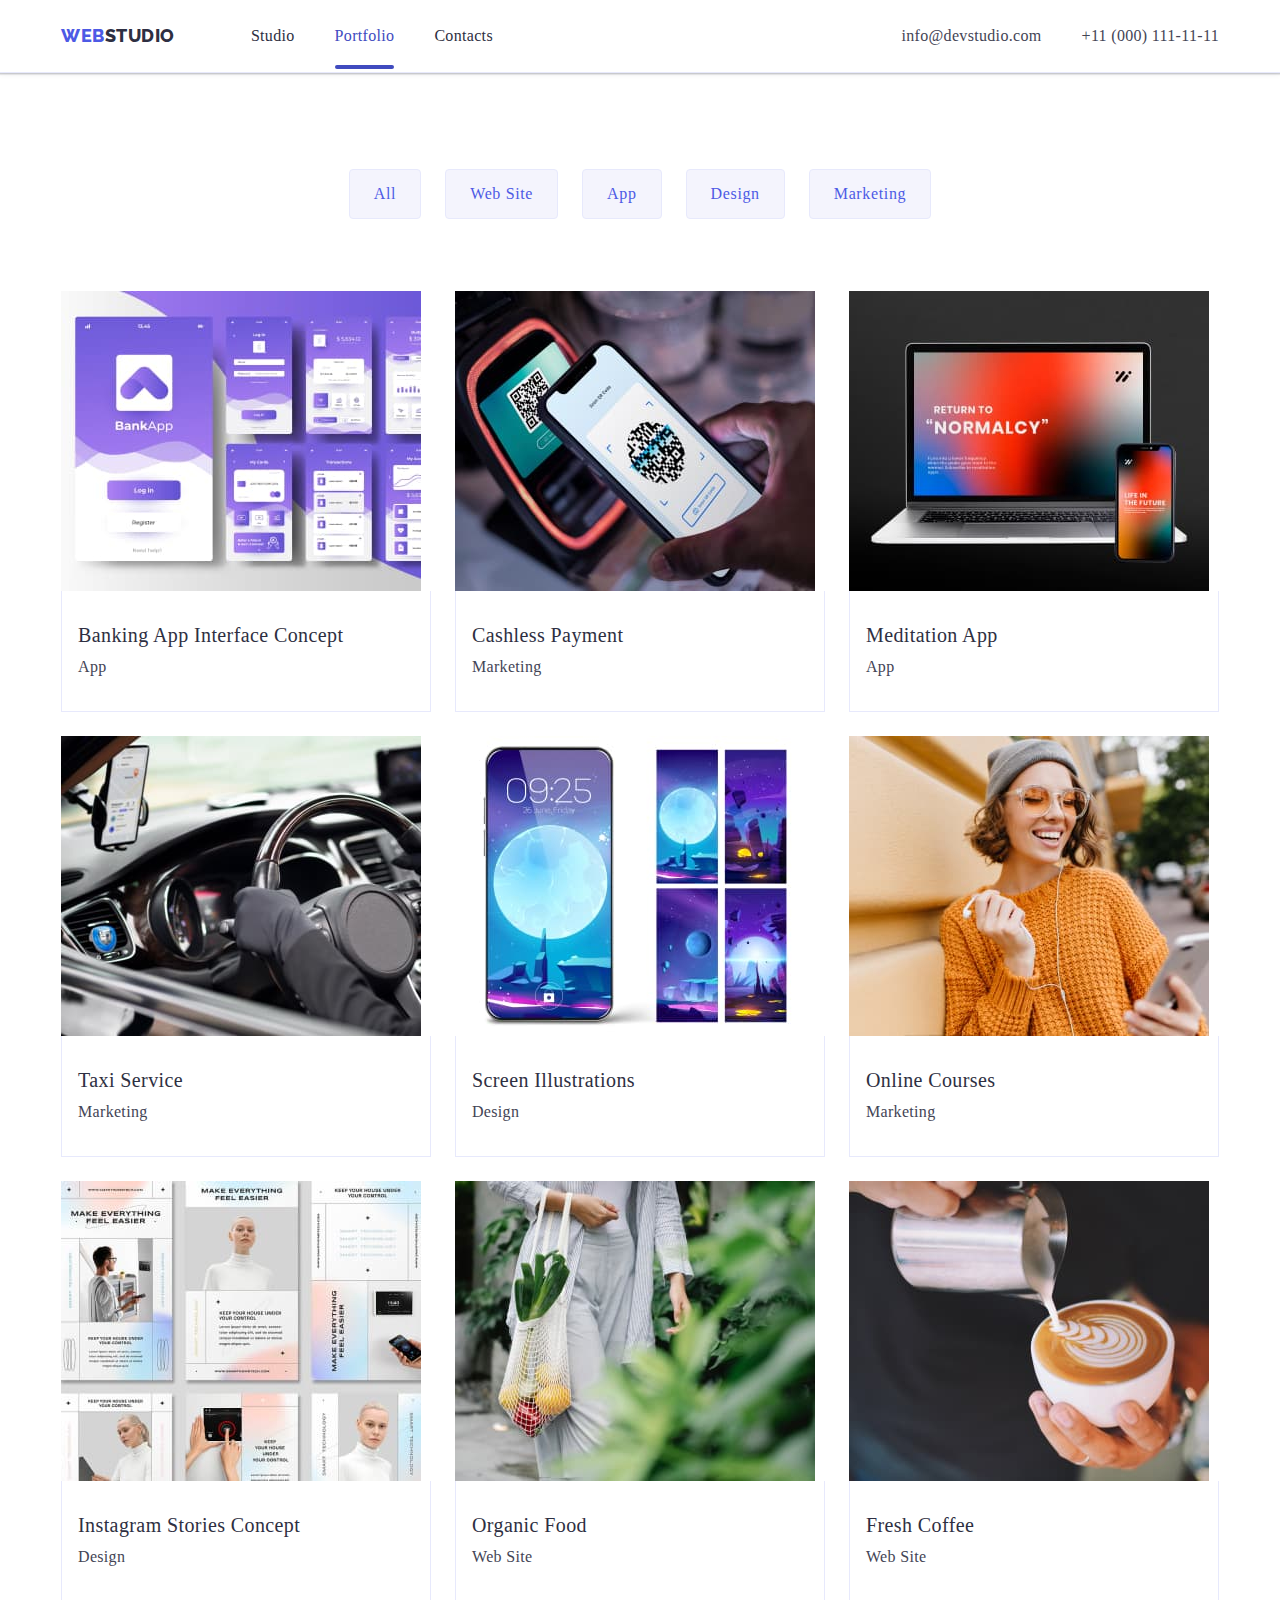
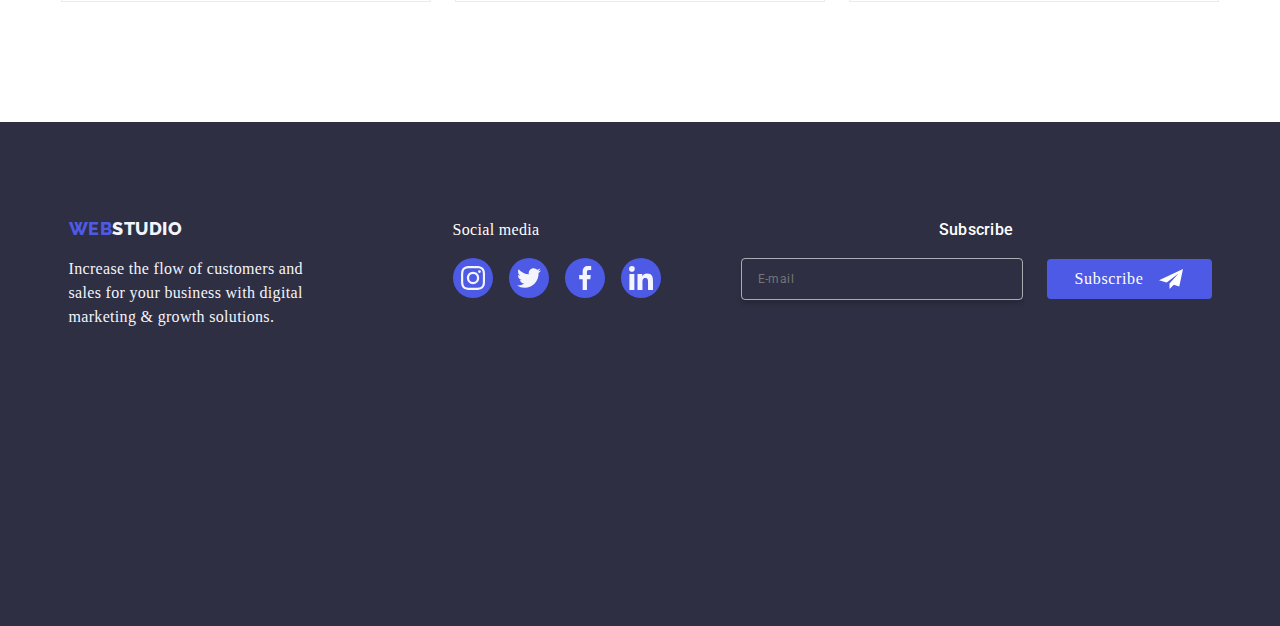
<file: portfolio.html>
<!DOCTYPE html>
<html lang="en">
  <head>
    <meta charset="UTF-8" />
    <meta name="viewport" content="width=device-width, initial-scale=1.0" />

    <link rel="preconnect" href="https://fonts.googleapis.com" />
    <link rel="preconnect" href="https://fonts.gstatic.com" crossorigin />
    <link
      href="https://fonts.googleapis.com/css2?family=Raleway:wght@800&family=Roboto:wght@400;500;700;900&display=swap"
      rel="stylesheet"
    />
    <link
      rel="stylesheet"
      href="https://cdnjs.cloudflare.com/ajax/libs/modern-normalize/2.0.0/modern-normalize.min.css"
      integrity="sha512-4xo8blKMVCiXpTaLzQSLSw3KFOVPWhm/TRtuPVc4WG6kUgjH6J03IBuG7JZPkcWMxJ5huwaBpOpnwYElP/m6wg=="
      crossorigin="anonymous"
      referrerpolicy="no-referrer"
    />
    <link rel="stylesheet" href="./css/styles.css" type="text/css" />
    <title>WebStudio Portfolio</title>
  </head>

  <body>
    <!--Header section-->

    <header class="header">
      <div class="container header-wrap">
        <nav class="navigation">
          <a class="logo link" href="./index.html"
            >Web<span class="accent">Studio</span></a
          >
          <ul class="list list-menu">
            <li>
              <a class="menu link" href="./index.html">Studio</a>
            </li>
            <li>
              <a class="menu link highlight" href="./portfolio.html"
                >Portfolio</a
              >
            </li>
            <li><a class="menu link" href="">Contacts</a></li>
          </ul>
        </nav>
        <address class="address">
          <ul class="list-header">
            <li>
              <a class="address-list link" href="mailto:info@devstudio.com"
                >info@devstudio.com</a
              >
            </li>
            <li>
              <a class="address-list link" href="tel:+110001111111"
                >+11 (000) 111-11-11</a
              >
            </li>
          </ul>
        </address>
      </div>
    </header>

    <!--Main section-->

    <main>
      <section class="main-section">
        <div class="container">
          <h1 class="hidden">Portfolio</h1>
          <ul class="list-main">
            <li><button class="button-portfolio" type="button">All</button></li>
            <li>
              <button class="button-portfolio" type="button">Web Site</button>
            </li>
            <li><button class="button-portfolio" type="button">App</button></li>
            <li>
              <button class="button-portfolio" type="button">Design</button>
            </li>
            <li>
              <button class="button-portfolio" type="button">Marketing</button>
            </li>
          </ul>
          <ul class="list cards-list">
            <li class="cards-feature">
              <a class="link link-cards" href="">
                <div class="overlay">
                  <img
                    src="./images/1Banking.jpg"
                    alt="Bank App presented on 7 screenshots"
                    width="360"
                    height="300"
                  />
                  <p class="overlay-paragraph">
                    14 Stylish and User-Friendly App Design Concepts · Task
                    Manager App · Calorie Tracker App · Exotic Fruit Ecommerce
                    App · Cloud Storage App
                  </p>
                </div>
                <div class="overlay"></div>
                <div class="card-container">
                  <h2 class="feature">Banking App Interface Concept</h2>
                  <p class="feature-description">App</p>
                </div>
              </a>
            </li>
            <li class="cards-feature">
              <a class="link link-cards" href="">
                <div class="overlay">
                  <img
                    src="./images/2Cashless.jpg"
                    alt="Phone close to the reader"
                    width="360"
                    height="300"
                  />
                  <p class="overlay-paragraph">
                    14 Stylish and User-Friendly App Design Concepts · Task
                    Manager App · Calorie Tracker App · Exotic Fruit Ecommerce
                    App · Cloud Storage App
                  </p>
                </div>
                <div class="overlay"></div>
                <div class="card-container">
                  <h2 class="feature">Cashless Payment</h2>
                  <p class="feature-description">Marketing</p>
                </div>
              </a>
            </li>
            <li class="cards-feature">
              <a class="link link-cards" href="">
                <div class="overlay">
                  <img
                    src="./images/3Meditation.jpg"
                    alt="Laptop and phone promoting meditation on their screens"
                    width="360"
                    height="300"
                  />
                  <p class="overlay-paragraph">
                    14 Stylish and User-Friendly App Design Concepts · Task
                    Manager App · Calorie Tracker App · Exotic Fruit Ecommerce
                    App · Cloud Storage App
                  </p>
                </div>
                <div class="overlay"></div>
                <div class="card-container">
                  <h2 class="feature">Meditation App</h2>
                  <p class="feature-description">App</p>
                </div>
              </a>
            </li>
            <li class="cards-feature">
              <a class="link link-cards" href="">
                <div class="overlay">
                  <img
                    src="./images/4Taxi.jpg"
                    alt="Inside of the car - drivers side with a phone"
                    width="360"
                    height="300"
                  />
                  <p class="overlay-paragraph">
                    14 Stylish and User-Friendly App Design Concepts · Task
                    Manager App · Calorie Tracker App · Exotic Fruit Ecommerce
                    App · Cloud Storage App
                  </p>
                </div>
                <div class="overlay"></div>
                <div class="card-container">
                  <h2 class="feature">Taxi Service</h2>
                  <p class="feature-description">Marketing</p>
                </div>
              </a>
            </li>
            <li class="cards-feature">
              <a class="link link-cards" href="">
                <div class="overlay">
                  <img
                    src="./images/5Screen.jpg"
                    alt="5 screenshots of the mobile's front page"
                    width="360"
                    height="300"
                  />
                  <p class="overlay-paragraph">
                    14 Stylish and User-Friendly App Design Concepts · Task
                    Manager App · Calorie Tracker App · Exotic Fruit Ecommerce
                    App · Cloud Storage App
                  </p>
                </div>
                <div class="overlay"></div>
                <div class="card-container">
                  <h2 class="feature">Screen Illustrations</h2>
                  <p class="feature-description">Design</p>
                </div>
              </a>
            </li>
            <li class="cards-feature">
              <a class="link link-cards" href="">
                <div class="overlay">
                  <img
                    src="./images/6OnlineC.jpg"
                    alt="Smiling woman in orange sweater looking at the phone"
                    width="360"
                    height="300"
                  />
                  <p class="overlay-paragraph">
                    14 Stylish and User-Friendly App Design Concepts · Task
                    Manager App · Calorie Tracker App · Exotic Fruit Ecommerce
                    App · Cloud Storage App
                  </p>
                </div>
                <div class="overlay"></div>
                <div class="card-container">
                  <h2 class="feature">Online Courses</h2>
                  <p class="feature-description">Marketing</p>
                </div>
              </a>
            </li>
            <li class="cards-feature">
              <a class="link link-cards" href="">
                <div class="overlay">
                  <img
                    src="./images/7Insta.jpg"
                    alt="6 screenshots promoting phone app"
                    width="360"
                    height="300"
                  />
                  <p class="overlay-paragraph">
                    14 Stylish and User-Friendly App Design Concepts · Task
                    Manager App · Calorie Tracker App · Exotic Fruit Ecommerce
                    App · Cloud Storage App
                  </p>
                </div>
                <div class="overlay"></div>
                <div class="card-container">
                  <h2 class="feature">Instagram Stories Concept</h2>
                  <p class="feature-description">Design</p>
                </div>
              </a>
            </li>
            <li class="cards-feature">
              <a class="link link-cards" href="">
                <div class="overlay">
                  <img
                    src="./images/8Food.jpg"
                    alt="Person walking with a vegetables in a shopping bag"
                    width="360"
                    height="300"
                  />
                  <p class="overlay-paragraph">
                    14 Stylish and User-Friendly App Design Concepts · Task
                    Manager App · Calorie Tracker App · Exotic Fruit Ecommerce
                    App · Cloud Storage App
                  </p>
                </div>
                <div class="overlay"></div>
                <div class="card-container">
                  <h2 class="feature">Organic Food</h2>
                  <p class="feature-description">Web Site</p>
                </div>
              </a>
            </li>
            <li class="cards-feature">
              <a class="link link-cards" href="">
                <div class="overlay">
                  <img
                    src="./images/9Coffee.jpg"
                    alt="Coffe being decotrated by someone pouring frothed milk"
                    width="360"
                    height="300"
                  />
                  <p class="overlay-paragraph">
                    14 Stylish and User-Friendly App Design Concepts · Task
                    Manager App · Calorie Tracker App · Exotic Fruit Ecommerce
                    App · Cloud Storage App
                  </p>
                </div>
                <div class="overlay"></div>
                <div class="card-container">
                  <h2 class="feature">Fresh Coffee</h2>
                  <p class="feature-description">Web Site</p>
                </div>
              </a>
            </li>
          </ul>
        </div>
      </section>
    </main>

    <!--Footer-->
    <footer class="footer-section">
      <div class="container footer-container">
        <div class="footer-box">
          <a class="footer-logo link" href="./index.html"
            >Web<span class="footer-studio">Studio</span>
          </a>
          <p class="footer-body">
            Increase the flow of customers and sales for your business with
            digital marketing & growth solutions.
          </p>
        </div>
        <div>
          <p class="social-media-title">Social media</p>
          <ul class="list social-media-icon-list">
            <li class="link social-media-container">
              <a class="social-media-link" href="">
                <svg class="social-media-icon" width="24" height="24">
                  <use href="./images/icons.svg#icon-instagram"></use>
                </svg>
              </a>
            </li>
            <li class="link social-media-container">
              <a class="social-media-link" href="">
                <svg class="social-media-icon" width="24" height="24">
                  <use href="./images/icons.svg#icon-twitter"></use>
                </svg>
              </a>
            </li>
            <li class="link social-media-container">
              <a class="social-media-link" href="">
                <svg class="social-media-icon" width="24" height="24">
                  <use href="./images/icons.svg#icon-facebook"></use>
                </svg>
              </a>
            </li>
            <li class="link social-media-container">
              <a class="social-media-link" href="">
                <svg class="social-media-icon" width="24" height="24">
                  <use href="./images/icons.svg#icon-linkedin"></use>
                </svg>
              </a>
            </li>
          </ul>
        </div>
        <div class="subscribe-container">
          <p class="subscribe-title">Subscribe</p>
          <form class="footer-form">
            <label class="footer-form-label" for="email"
              ><input
                type="email"
                class="footer-input-email"
                id="email"
                name="email"
                placeholder="E-mail"
                required
            /></label>
            <button class="button-subscribe" type="submit">
              Subscribe<svg width="24" height="24" class="subscription-icon">
                <use href="./images/icons.svg#icon-Frame-3"></use>
              </svg>
            </button>
          </form>
        </div>
      </div>
    </footer>
  </body>
</html>
</file>
<file: css/styles.css>
:root {
  --Accent: #e7e9fc;
  --Dark: #2e2f42;
  --Hero-background: #2e2f42;
  --Light: #f4f4fd;
  --Modal-background: #fcfcfc;
  --Modal-overlay: #2e2f42 100%, #2e2f42 40%;
  --Primary-Brand: #4d5ae5;
  --Pressed-state: #404bbf;
  --Success: #31d0aa;
  --Subtle-Text: #8e8f99;
  --Text: #434455;
  --White-background: #ffffff;
  --main-font-size: 16px;
  --main-line-height: 1.5;
}

* {
  margin: 0;
  padding: 0;
}

/*============================ MOBILE=============================== */
@media screen and (max-width: 767px) {
  body {
    font-family: "Roboto", sans-serif;
    color: #434455;
    background-color: #ffffff;
  }
  h1,
  h2,
  h3,
  h4,
  h5,
  h6,
  p {
    margin: 0;
  }
  img {
    display: block;
    max-width: 100%;
    height: auto;
  }

  /* Mobile-Menu */

  .mobile-menu-studio {
    padding: 0;
    margin: 0;
    list-style: none;
    padding-top: 24px;
    padding-left: 8px;
    margin-bottom: 150px;
  }
  .mobile-menu-studio .menu {
    display: block;
    text-decoration: none;
    /* Header 2 */
    font-family: Roboto;
    font-size: 36px;
    font-style: normal;
    font-weight: 700;
    line-height: 40px; /* 111.111% */
    letter-spacing: 0.72px;
    text-transform: capitalize;
  }
  .mobile-menu-container {
    display: flex;
    flex-direction: column;
    width: 428px;
  }
  .menu-address-li:first-child {
    font-size: 36px;
    font-weight: 700;
    min-width: 353px;
    font-style: normal;
    padding-bottom: 40px;
  }
  .menu-social-list {
    gap: 56px;
    justify-content: flex-start;
    display: flex;
    list-style: none;
  }
  .menu-address-list {
    flex-wrap: wrap;
    justify-content: start;
    max-width: 353px;
    margin-bottom: 48px;
    list-style: none;
  }
  .address-email {
    color: var(--Text);
    font-family: Roboto;
    font-size: 20px;
    font-style: normal;
    font-weight: 500;
    line-height: 24px; /* 120% */
    letter-spacing: 0.4px;
  }
  .blue {
    color: var(--Pressed-state);
  }
  .address-list {
    display: none;
  }
  /* Mobile- Header*/

  .container {
    padding: 0 15px;
    margin: 0 auto;
  }
  .header {
    border-bottom: 1px solid #e7e9fc;
    box-shadow: 0px 2px 1px rgba(46, 47, 66, 0.08),
      0px 1px 1px rgba(46, 47, 66, 0.16), 0px 1px 6px rgba(46, 47, 66, 0.08);
  }
  .navigation {
    display: flex;
    align-items: center;
  }
  .link {
    text-decoration: none;
  }
  .header-wrap {
    display: flex;
    align-items: center;
    height: 70px;
    position: relative;
  }
  .menu {
    display: none;
  }
  .menu-toggle {
    min-height: 40px;
    min-width: 40px;
    display: flex;
    align-items: center;
    justify-content: center;
    margin: 0;
    padding: 0;
    background-color: white;
    cursor: pointer;
    border: none;
    border-radius: 50%;
    outline: none;
    position: absolute;
    right: 16px;
  }
  .header-wrap .menu-toggle {
    background: none;
    border: none;
    cursor: pointer;
    stroke: var(--Dark);
  }
  .list-secondary {
    display: none;
  }
  /* Mobile- First Section*/
  .section-third {
    display: none;
  }
  .customers-columns {
    gap: 16px;
  }
  .header-second {
    justify-content: center;
    text-align: left;
  }
  .mobile-menu-container .active-page::after {
    display: none;
  }
  .active-page::after {
    background-color: var(--Pressed-state);
    border-radius: 2px;
    bottom: -1px;
    content: "";
    height: 4px;
    left: 0;
    position: absolute;
    width: 100%;
  }
  .active-page {
    color: var(--Pressed-state);
    position: relative;
  }
  .address-phone {
    color: var(--Pressed-state);
  }
  .modal-container {
    max-width: 392px;
  }
  .list-fifth {
    margin: 0 auto;
  }
  @media screen and (min-device-pixel-ratio: 2),
    (-webkit-min-device-pixel-ratio: 2),
    screen and (min-resolution: 192dpi),
    screen and (min-resolution: 2dppx) {
    .background-image {
      background-image: linear-gradient(
          rgba(46, 47, 66, 0.7),
          rgba(46, 47, 66, 0.7)
        ),
        url("../images/people-office-backgroundx2.jpg");
    }
  }
}
/* Original*/
.logo {
  font-family: "Raleway", sans-serif;
  font-size: 18px;
  line-height: 1.17;
  font-weight: 800;
  letter-spacing: 0.03em;
  text-transform: uppercase;
  margin-right: 76px;
  color: var(--Primary-Brand);
}
.list-header {
  list-style: none;
  display: flex;
  gap: 40px;
  padding: 24px 0;
  margin-left: 76px;
  justify-content: center;
  gap: 40px;
}
.address {
  align-items: center;
  display: none;
  font-style: normal;
  gap: 40px;
  margin-left: auto;
}

.address-list {
  line-height: 1.5;
  letter-spacing: 0.02em;
  text-decoration: none;
  color: var(--Text);
  transition: color 250ms cubic-bezier(0.4, 0, 0.2, 1);
}
.accent {
  color: var(--Hero-background);
}
.list {
  list-style: none;
  display: flex;
  gap: 24px;
  color: var(--Dark);
}

/*Index
First main section*/
.main {
  background-color: #2e2f42;
  padding: 188px 0;
  margin: 0 auto;
}
.list-fifth {
  height: 88px;
  min-width: 190px;
  list-style: none;
  margin-bottom: 72px;
  align-content: center;
  justify-content: center;
}

.background-image {
  background-image: linear-gradient(#2e2f42b3, #2e2f42b3),
    url(../images/people-office-backgroundx2.jpg);
  background-size: cover;
  background-repeat: no-repeat;
  background-position: center;
  margin: 0 auto;
  padding: 112px 0;
}

.header-first {
  font-size: 36px;
  line-height: 1.07;
  font-weight: 700;
  letter-spacing: 0.02em;
  text-align: center;
  color: var(--White-background);
  display: flex;
  display: block;
  max-width: 320px;
  margin: 0 auto;
  margin-bottom: 48px;
}

/*Index
First main section - button*/
.button-order {
  cursor: pointer;
  font-family: inherit;
  font-size: 16px;
  line-height: 1.5;
  font-weight: 500;
  letter-spacing: 0.04em;
  color: var(--White-background);
  background-color: var(--Primary-Brand);
  padding: 16px;
  border-radius: 4px;
  display: block;
  margin: auto;
  box-shadow: 0px 4px 4px 0px rgba(0, 0, 0, 0.15);
  border: none;
  min-width: 169px;
  transition: background-color 250ms cubic-bezier(0.4, 0, 0.2, 1);
}
.button-order:hover,
.button-order:focus {
  background-color: var(--Pressed-state);
  color: var(--White-background);
}
.team-card {
  margin-bottom: 72px;
  width: 264px;
}

/*Index
Second main section*/
.section-secondary {
  padding-top: 96px;
  padding-bottom: 24px;
}
.list-feature {
  gap: 24px;
  list-style: none;
  margin-bottom: 72px;
  display: flex;
  flex-direction: column;
  align-items: center;
}
.list-secondary {
  display: flex;
  flex-direction: column;
  align-items: center;
  margin-bottom: 72px;
}
.header-second {
  font-size: 36px;
  line-height: 1.2;
  font-weight: 700;
  letter-spacing: 0.02em;
  color: var(--Dark);
  margin-bottom: 8px;
}

.body-secondary {
  font-size: 16px;
  font-weight: 500;
  line-height: 1.5;
  letter-spacing: 0.02em;
  color: var(--Text);
  margin: 0px;
  padding-bottom: 0ch;
  text-align: left;
}
.list-secondary-container {
  display: flex;
  align-items: center;
  justify-content: center;
  background: var(--Light);
  border-radius: 4px;
  width: 264px;
  margin-bottom: 72px;
}
.list-secondary-container {
  display: none;
}
.icons-secondary {
  margin: 24px 100px;
}

/*Index
Third main section*/
.section-third {
  padding-bottom: 120px;
}
.header-third {
  text-align: center;
  text-transform: capitalize;
  font-size: 36px;
  line-height: 1.11;
  letter-spacing: 0.02em;
  color: #2e2f42;
  margin-bottom: 72px;
}
.list-third {
  width: calc((100% - 48px) / 3);
}
.social-media-box {
  margin: 0 auto;
}
/*Index
Fourth main section*/
.fourth-section {
  background-color: var(--Light);
  padding: 96px 0 24px;
  margin: auto 0;
  text-align: center;
}
.body {
  font-size: 16px;
  line-height: 1.5;
  letter-spacing: 0.02em;
  color: var(--Text);
  margin: 0px;
  padding-bottom: 8px;
  text-align: center;
}
.footer-box {
  gap: 72px 24px;
}
.team-card {
  border-radius: 0px 0px 4px 4px;
  background-color: var(--White-background);
  box-shadow: 0px 2px 1px 0px rgba(46, 47, 66, 0.08),
    0px 1px 1px 0px rgba(46, 47, 66, 0.16),
    0px 1px 6px 0px rgba(46, 47, 66, 0.08);
}
.team-container {
  padding: 32px 0px;
}
.social-media-container {
  width: 40px;
  height: 40px;
}
.header-our-team {
  font-size: 36px;
  line-height: 1.2;
  font-weight: 700;
  letter-spacing: 0.02em;
  color: var(--Dark);
  margin-bottom: 72px;
}
.header-names {
  font-size: 20px;
  font-weight: 500;
  line-height: 1.2;
  text-align: center;
  letter-spacing: 0.025em;
  color: var(--Dark);
  margin-bottom: 8px;
}
.icon-list {
  display: flex;
  gap: 24px;
  justify-content: center;
}

/*Index
Fifth main section*/
.section-fifth {
  padding: 50px 0;
}
.list-fifth {
  width: calc((100% - 120px) / 6);
  height: 88px;
}
.customers-icons {
  display: flex;
  justify-content: center;
  align-items: center;
  color: #8e8f99;
  border: 1px solid #8e8f99;
  border-radius: 4px;
  width: 100%;
  height: 100%;
  transition: border-color 250ms cubic-bezier(0.4, 0, 0.2, 1),
    color 250ms cubic-bezier(0.4, 0, 0.2, 1);
}

.customers-icons:hover,
.customers-icons:focus {
  border-color: #404bbf;
  color: #404bbf;
}
.icons-fifts {
  fill: currentColor;
}
/*Portfolio
Main section*/
.main-section {
  padding-top: 96px;
  padding-bottom: 120px;
  justify-content: center;
  flex-wrap: nowrap;
}
.list-main {
  list-style: none;
  display: flex;
  justify-content: center;
  gap: 24px;
  color: var(--Dark);
  margin-bottom: 72px;
}
.button-portfolio {
  font-family: inherit;
  font-size: 16px;
  font-weight: 500;
  line-height: 1.5;
  letter-spacing: 0.04em;
  border: 1px solid var(--Accent);
  background-color: var(--Light);
  color: var(--Primary-Brand);
  letter-spacing: 4%;
  border-radius: 4px;
  padding: 12px 24px;
  display: flex;
  align-items: flex-start;
  transition: color 250ms cubic-bezier(0.4, 0, 0.2, 1),
    background-color 250ms cubic-bezier(0.4, 0, 0.2, 1),
    border-color 250ms cubic-bezier(0.4, 0, 0.2, 1),
    box-shadow 250ms cubic-bezier(0.4, 0, 0.2, 1);
}
.button-portfolio:hover,
.button-portfolio:focus {
  cursor: pointer;
  color: var(--White-background);
  background-color: var(--Pressed-state);
  box-shadow: 0px 2px 2px 0px rgba(0, 0, 0, 0.12),
    0px 2px 1px 0px rgba(0, 0, 0, 0.08), 0px 3px 1px 0px rgba(0, 0, 0, 0.1);
  border: 1px solid transparent;
}
.link-cards {
  display: block;
  transition: box-shadow 250ms cubic-bezier(0.4, 0, 0.2, 1);
}
.overlay {
  position: relative;
  overflow: hidden;
}
.overlay-paragraph {
  position: absolute;
  top: 0;
  font-weight: 400;
  font-size: 16px;
  line-height: 1.5;
  letter-spacing: 0.02em;
  color: #f4f4fd;
  padding: 40px 32px;
  background-color: #4d5ae5;
  height: 100%;
  width: 100%;
  transform: translateY(100%);
  transition: transform 250ms cubic-bezier(0.4, 0, 0.2, 1);
}

.link-cards:hover .overlay-paragraph {
  box-shadow: 0px 1px 6px rgba(46, 47, 66, 0.08),
    0px 1px 1px rgba(46, 47, 66, 0.16), 0px 2px 1px rgba(46, 47, 66, 0.08);
  transform: translateY(0%);
}
.link-cards:focus .overlay-paragraph {
  box-shadow: 0px 1px 6px rgba(46, 47, 66, 0.08),
    0px 1px 1px rgba(46, 47, 66, 0.16), 0px 2px 1px rgba(46, 47, 66, 0.08);
  transform: translateY(0%);
}

.menu {
  font-size: 16px;
  line-height: 1.5;
  font-weight: 500;
  letter-spacing: 0.02em;
  color: #2e2f42;
  padding-top: 24px;
  padding-bottom: 24px;
  transition-property: color;
  transition-duration: 250ms;
  transition-timing-function: cubic-bezier(0.4, 0, 0.2, 1);
  transition: color 250ms cubic-bezier(0.4, 0, 0.2, 1);
  position: relative;
}
.highlight {
  position: relative;
  color: #404bbf;
}

.highlight::after {
  position: absolute;
  content: "";
  width: 100%;
  left: 0;
  bottom: -1px;
  height: 4px;
  border-radius: 2px;
  background: var(--Pressed-state);
}

.list-menu {
  gap: 40px;
}
.menu:hover,
.menu:focus,
.accent:hover,
.accent:focus,
.address-list:hover,
.address-list:focus {
  color: #404bbf;
}
.hidden {
  position: absolute;
  width: 1px;
  height: 1px;
  margin: -1px;
  border: 0;
  padding: 0;
  white-space: nowrap;
  clip-path: inset(100%);
  clip: rect(0 0 0 0);
  overflow: hidden;
}

/*Portfolio
Second main section*/

.feature {
  font-size: 20px;
  line-height: 1.2;
  font-weight: 500;
  letter-spacing: 0.02em;
  color: var(--Hero-background);
  margin-bottom: 8px;
}
.cards-list {
  list-style-type: none;
  display: flex;
  flex-wrap: wrap;
  row-gap: 48px;
  column-gap: 24px;
  padding: 0;
}
.cards-list img {
  display: block;
}
.card-container {
  border: 1px solid #e7e9fc;
  border-top: none;
  padding: 32px 16px;
}
.cards-feature {
  width: calc((100% - 48px) / 3);
}
.feature-description {
  font-size: 16px;
  line-height: 1.5;
  letter-spacing: 0.02em;
  color: var(--Text);
  background-color: #ffffff;
  border-top: none;
}

/*Footer*/
.footer-studio {
  color: var(--Light);
}
.footer-logo {
  font-family: "Raleway", sans-serif;
  font-size: 18px;
  line-height: 1.17;
  font-weight: 800;
  letter-spacing: 0.03em;
  text-transform: uppercase;
  color: var(--Primary-Brand);
  display: inline-block;
  margin-bottom: 16px;
  text-align: center;
  width: 100%;
}
.footer-container {
  display: flex;
  align-items: baseline;
  max-width: 767px;
  flex-wrap: wrap;
  justify-content: flex-start;
}
.footer-box {
  margin: 0 auto 72px auto;
}
.footer-section {
  background-color: var(--Dark);
  padding: 96px 0;
  height: 664px;
}
.footer-body {
  font-size: 16px;
  line-height: 1.5;
  letter-spacing: 0.02em;
  text-align: left;
  color: var(--Light);
  width: 264px;
  max-width: 767px;
}
.social-media-title {
  color: white;
  font-size: 16px;
  line-height: 1.5;
  font-weight: 500;
  letter-spacing: 0.02em;
  margin-bottom: 16px;
  text-align: center;
}
.footer-social-div {
  margin: 0 auto 72px auto;
}
.social-media-link-fourth {
  display: flex;
  align-items: center;
  justify-content: center;
  width: 100%;
  height: 100%;
  border: none;
  background-color: var(--Primary-Brand);
  border-radius: 50%;
  cursor: pointer;
  transition: background-color 250ms cubic-bezier(0.4, 0, 0.2, 1);
}
.social-media-link {
  display: flex;
  align-items: center;
  justify-content: center;
  width: 100%;
  height: 100%;
  background-color: #4d5ae5;
  border-radius: 50%;
  cursor: pointer;
  transition: background-color 250ms cubic-bezier(0.4, 0, 0.2, 1);
}
.social-media-link:hover,
.social-media-link:focus {
  background-color: #31d0aa;
}
.social-media-icon-list {
  display: flex;
  gap: 16px;
  margin-bottom: 72px;
}
.social-media-link-fourth:hover,
.social-media-link-fourth:focus {
  background-color: #404bbf;
}
.social-media-icon {
  fill: var(--Light);
}
.subscribe-title {
  color: var(--White-background);
  font-size: 16px;
  line-height: 1.5;
  font-family: Roboto;
  font-weight: 500;
  letter-spacing: 0.02em;
  margin-bottom: 16px;
  word-wrap: break-word;
  margin-left: auto;
  margin-right: auto;
}
.button-subscribe {
  cursor: pointer;
  font-family: inherit;
  font-size: 16px;
  line-height: 1.5;
  font-weight: 500;
  letter-spacing: 0.04em;
  color: var(--White-background);
  background-color: var(--Primary-Brand);
  align-items: center;
  justify-content: center;
  border-radius: 4px;
  display: flex;
  border: none;
  min-width: 165px;
  height: 40px;
  transition: background-color 250ms cubic-bezier(0.4, 0, 0.2, 1);
  padding: 8px 24px;
  margin: auto;
}
.button-subscribe:hover,
.button-subscribe:focus {
  background-color: var(--Pressed-state);
  color: var(--White-background);
}
.subscription-icon {
  fill: var(--Light);
  margin-left: 16px;
}
.subscribe-container {
  display: flex;
  flex-direction: column;
  margin: auto;
}
input {
  border-radius: 4px;
  border: 1px solid var(--White-background);
  box-shadow: 0px 4px 4px 0px rgba(0, 0, 0, 0.15);
  background-color: transparent;
  color: var(--White-background);
  font-family: Roboto;
  font-size: 12px;
  font-style: normal;
  font-weight: 400;
  line-height: 1.5; /* 200% */
  letter-spacing: 0.48px;
  padding-left: 16px;
}
.footer-form {
  display: flex;
  flex-wrap: wrap;

  gap: 24px;
}
.footer-form-label {
  width: 100%;
}
/*Modal js*/

.modal-backdrop {
  position: fixed;
  min-height: 100vh;
  top: 0;
  left: 0;
  width: 100vw;
  height: 100vh;
  background-color: #2e2f4266;
  transition: opacity 250ms cubic-bezier(0.4, 0, 0.2, 1),
    visibility 250ms cubic-bezier(0.4, 0, 0.2, 1);
}
.is-hidden {
  pointer-events: none;
  visibility: hidden;
  opacity: 0;
}
.is-hidden .modal-container {
  transform: translateY(100%);
}
.modal-container {
  position: absolute;
  top: 50%;
  left: 50%;
  transform: translate(-50%, -50%) scale(1);
  min-width: 392px;
  min-height: 584px;
  box-shadow: 0px 1px 1px rgba(0, 0, 0, 0.14), 0px 1px 3px rgba(0, 0, 0, 0.12),
    0px 2px 1px rgba(0, 0, 0, 0.2);
  border-radius: 4px;
  transition: transform 250ms cubic-bezier(0.4, 0, 0.2, 1);
  padding: 72px 16px 24px 16px;
  background-color: #fcfcfc;
}
.close-button {
  position: absolute;
  top: 24px;
  right: 24px;
  min-width: 24px;
  min-height: 24px;
  display: flex;
  align-items: center;
  justify-content: center;
  background-color: #e7e9fc;
  border: 1px solid rgba(0, 0, 0, 0.1);
  border-radius: 50%;
  cursor: pointer;
  transition: background-color 250ms cubic-bezier(0.4, 0, 0.2, 1),
    border 250ms cubic-bezier(0.4, 0, 0.2, 1);
}
.modal-icon {
  transition: fill 250ms cubic-bezier(0.4, 0, 0.2, 1);
}
.paragraph-modal {
  text-align: center;
  margin-bottom: 16px;
}
.address .navigation {
  display: none;
}
.close-button:hover,
.close-button:focus {
  background-color: var(--Pressed-state);
  border: none;
  fill: var(--White-background);
}

.modal-icon-container {
  position: relative;
  display: block;
  margin-bottom: 8px;
}
.modal-icon-input {
  position: absolute;
  left: 16px;
  top: 50%;
  transform: translateY(-50%); /* how to center an icon*/
  transition: fill 250ms cubic-bezier(0.4, 0, 0.2, 1);
}
.modal-button-send {
  display: block;
  border-radius: 4px;
  background: #4d5ae5;
  box-shadow: 0px 4px 4px 0px rgba(0, 0, 0, 0.15);
  min-width: 169px;
  height: 56px;
  color: white;
  text-align: center;
  margin: auto;

  /* Button Text */
  font-family: "Roboto", sans-serif;
  font-size: 16px;
  font-style: normal;
  font-weight: 500;
  line-height: 24px; /* 150% */
  letter-spacing: 0.04em;
  cursor: pointer;
  border: none;
  transition: background-color 250ms cubic-bezier(0.4, 0, 0.2, 1);
}
.modal-textarea {
  width: 100%;
  height: 120px;
  font-size: 12px;
  line-height: 1.17;
  letter-spacing: 0.04em;
  color: #2e2f4266;
  border: 1px solid rgba(46, 47, 66, 0.4);
  border-radius: 4px;
  background-color: transparent;
  padding: 8px 16px;
  outline: transparent;
  resize: none;
  transition: border-color 250ms cubic-bezier(0.4, 0, 0.2, 1);
}
.modal-textarea:focus {
  border-color: var(--Primary-Brand);
}
.modal-body {
  padding: 72px 24px 24px 24px;
  background-color: var(--Modal-background);
  width: 408px;
  min-height: 584px;
  top: 50%;
  left: 50%;
  position: absolute;
  transform: translate(-50%, -50%) scale(1);
  display: block;
  border-radius: 4px;
}
.modal-svg-input {
  position: relative;
  color: var(--Text);
}
.modal-comment-input {
  margin-bottom: 16px;
}
.privacy-container {
  margin-bottom: 24px;
}
.modal-span {
  width: 16px;
  height: 16px;
  border: 1px solid rgba(46, 47, 66, 0.4);
  border-radius: 2px;
  transition: background-color 250ms cubic-bezier(0.4, 0, 0.2, 1),
    border 250ms cubic-bezier(0.4, 0, 0.2, 1),
    fill 250ms cubic-bezier(0.4, 0, 0.2, 1);
  display: inline-flex;
  align-items: center;
  justify-content: center;
  fill: transparent;
  margin-right: 8px;
}
.modal-privacy-link {
  color: var(--Primary-Brand);
}
.input-modal-privacy:checked + label > span {
  background-color: var(--Pressed-state);
  border: none;
  fill: var(--Light);
}
.modal-label {
  font-size: 12px;
  line-height: 1.17;
  letter-spacing: 0.04em;
  color: #8e8f99;
  display: block;
  margin-bottom: 4px;
}
.modal-input {
  width: 100%;
  height: 40px;
  border: 1px solid rgba(46, 47, 66, 0.4);
  border-radius: 4px;
  background-color: transparent;
  padding-left: 38px;
  outline: transparent;
  transition: border-color 250ms cubic-bezier(0.4, 0, 0.2, 1);
  color: #2e2f42;
}
.modal-input:focus {
  border-color: #4d5ae5;
}
.modal-input:focus + svg {
  fill: #4d5ae5;
}
.visually-hidden {
  position: absolute;
  width: 1px;
  height: 1px;
  margin: -1px;
  border: 0;
  padding: 0;
  white-space: nowrap;
  clip-path: inset(100%);
  clip: rect(0 0 0 0);
  overflow: hidden;
}
.footer-input-email {
  padding-left: 16px;
  width: 100%;
  background-color: transparent;
  border: 1px solid rgba(255, 255, 255, 0.6);
  border-radius: 4px;
  box-shadow: 0px 4px 4px 0px rgba(0, 0, 0, 0.15);
  color: var(--white);
  font-size: 12px;
  height: 40px;
  letter-spacing: 0.04em;
  line-height: 1.5;
}
.menu-container {
  position: fixed;
  top: 0;
  left: 0;
  width: 100vw;
  height: 100vh;
  padding: 32px;
  z-index: 999;
  transform: translateX(100%);
  transition: transform 250ms ease-in-out;
  background-color: white;
}
.menu-container.is-open {
  transform: translateX(0);
}

/*============================ TABLET=============================== */

@media screen and (min-width: 768px) and (max-width: 1157px) {
  .container {
    width: 768px;
    margin: 0 auto;
  }

  /* Tablet styles */
  .header-wrap {
    height: 72px;
  }
  .menu-toggle {
    display: none;
    align-items: center;
  }
  .navigation {
    align-items: center;
    display: flex;
  }
  .header-wrap {
    display: flex;
    gap: 40px;
  }
  .header-wrap .menu {
    font-size: 16px;
    font-weight: 500;
    line-height: 1.5;
    padding: 24px 0;
  }
  .list-feature {
    display: flex;
    gap: 24px;
    list-style: none;
  }
  .logo {
    margin-left: 16px;
    text-decoration: none;
  }
  .address {
    display: inline;
    font-size: 12px;
  }
  .list-header {
    display: block;
    padding-top: 16px;
    padding-right: 16px;
  }
  .link {
    text-decoration: none;
  }

  .list-feature {
    display: grid;
    grid-template-columns: repeat(2, 1fr);
    grid-template-rows: repeat(2, 1fr);
    gap: 24px;
  }
  .icons-secondary {
    display: none;
  }
  .section-third {
    display: none;
  }
  .list-secondary {
    align-items: flex-start;
  }
  .section-secondary {
    padding-bottom: 24px;
    padding-right: 24px;
  }
  .header-second {
    padding: 0 0 0 24px;
  }
  .body-secondary {
    padding: 0 0 0 24px;
    font-weight: 500;
  }
  .fourth-section {
    display: flex;
    justify-content: space-around;
    padding-bottom: 0px;
  }
  .section-fifth {
    padding: 0;
  }
  .header-third {
    padding-top: 96px;
  }
  .customers-columns {
    display: flex;
    flex-wrap: wrap;
    gap: 0 24px;
  }
  .footer-logo {
    text-align: left;
  }
  .social-media-title {
    text-align: left;
  }
  .footer-box {
    margin-top: 0px;
    margin-left: 106px;
  }
  .footer-social-div {
    margin-right: 164px;
    margin-left: 0px;
  }
  .subscribe-container {
    margin-left: 106px;
    display: block;
    margin-right: 207px;
  }
  .footer-form {
    flex-wrap: nowrap;
  }
  .footer-section {
    height: 466px;
  }
  .footer-input-email {
    color: #ffffff;
  }
  .social-media-box {
    margin-right: 164px;
  }
  .list-feature {
    margin: 24px 109px;
  }
  .team-card {
    width: 264px;
    height: 428px;
  }
  .footer-input-email {
    width: 264px;
  }
  .list-feature-secondary {
    display: grid;
    grid-template-columns: repeat(2, 1fr);
    grid-template-rows: repeat(2, 1fr);
  }
  @media (min-device-pixel-ratio: 2),
    (min-resolution: 192dpi),
    (min-resolution: 2dppx) {
    .background-image {
      background-image: linear-gradient(
          rgba(46, 47, 66, 0.7),
          rgba(46, 47, 66, 0.7)
        ),
        url("../images/people-office-background.jpg");
    }
  }

  /* Modal form */

  .modal-container {
    min-width: 408px;
  }

  @media screen and (min-device-pixel-ratio: 2),
    (-webkit-min-device-pixel-ratio: 2),
    screen and (min-resolution: 192dpi),
    screen and (min-resolution: 2dppx) {
    .background-image {
      background-image: linear-gradient(
          rgba(46, 47, 66, 0.7),
          rgba(46, 47, 66, 0.7)
        ),
        url("../images/people-office-backgroundx2.jpg");
    }
  }
}
/* ================================================= DESKTOP 👇 ========================================= */
@media screen and (min-width: 1158px) {
  /* Header*/

  .container {
    width: 1158px;
    margin: 0 auto;
  }
  .header {
    border-bottom: 1px solid #e7e9fc;
    box-shadow: 0px 2px 1px rgba(46, 47, 66, 0.08),
      0px 1px 1px rgba(46, 47, 66, 0.16), 0px 1px 6px rgba(46, 47, 66, 0.08);
  }
  .navigation {
    display: flex;
    align-items: center;
  }
  .link {
    text-decoration: none;
    color: #404bbf;
  }
  .header-wrap {
    display: flex;
    align-items: center;
  }
  .header-wrap .menu-toggle {
    background: none;
    border: none;
    cursor: pointer;
    stroke: var(--Dark);
  }
  .logo {
    font-family: "Raleway", sans-serif;
    font-size: 18px;
    line-height: 1.17;
    font-weight: 800;
    letter-spacing: 0.03em;
    text-transform: uppercase;
    margin-right: 76px;
    color: var(--Primary-Brand);
  }
  .list-header {
    list-style: none;
    display: flex;
    gap: 40px;
    padding: 24px 0;
    margin-left: 76px;
    justify-content: center;
    gap: 40px;
  }
  .address {
    align-items: center;
    display: flex;
    font-style: normal;
    gap: 40px;
    margin-left: auto;
  }
  .address-list {
    line-height: 1.5;
    letter-spacing: 0.02em;
    text-decoration: none;
    color: var(--Text);
    transition: color 250ms cubic-bezier(0.4, 0, 0.2, 1);
  }
  .accent {
    color: var(--Hero-background);
  }
  .list {
    list-style: none;
    display: flex;
    justify-content: center;
    gap: 24px;
    color: var(--Dark);
  }

  /*Index
First main section*/
  .main {
    background-color: #2e2f42;
    padding: 188px 0;
    margin: 0 auto;
  }
  .background-image {
    background-image: linear-gradient(#2e2f42b3, #2e2f42b3),
      url(../images/people-office-background.jpg);
    background-size: cover;
    background-repeat: no-repeat;
    background-position: center;
    min-width: 1158px;
  }

  .header-first {
    font-size: 56px;
    line-height: 1.07;
    font-weight: 700;
    letter-spacing: 0.02em;
    text-align: center;
    color: var(--White-background);
    display: flex;
    display: block;
    min-width: 496px;
    margin: 0 auto;
    margin-bottom: 48px;
  }

  /*Index
First main section - button*/
  .button-order {
    cursor: pointer;
    font-family: inherit;
    font-size: 16px;
    line-height: 1.5;
    font-weight: 500;
    letter-spacing: 0.04em;
    color: var(--White-background);
    background-color: var(--Primary-Brand);
    padding: 16px;
    border-radius: 4px;
    display: block;
    margin: auto;
    box-shadow: 0px 4px 4px 0px rgba(0, 0, 0, 0.15);
    border: none;
    min-width: 169px;
    transition: background-color 250ms cubic-bezier(0.4, 0, 0.2, 1);
  }
  .button-order:hover,
  .button-order:focus {
    background-color: var(--Pressed-state);
    color: var(--White-background);
  }

  /*Index
Second main section*/
  .section-secondary {
    padding: 120px 0;
  }
  .list-feature {
    display: flex;
    gap: 24px;
    list-style: none;
    flex-direction: row;
  }
  .list-secondary {
    width: calc((100% - 72px) / 4);
    display: flex;
    flex-direction: column;
    align-items: flex-start;
  }
  .header-second {
    font-size: 20px;
    line-height: 1.2;
    font-weight: 500;
    letter-spacing: 0.02em;
    color: var(--Dark);
    margin-bottom: 8px;
  }

  .body-secondary {
    font-size: 16px;
    line-height: 1.5;
    letter-spacing: 0.02em;
    color: var(--Text);
    margin: 0px;
    padding-bottom: 0ch;
    text-align: left;
  }
  .list-secondary-container {
    display: flex;
    align-items: center;
    justify-content: center;
    background: var(--Light);
    border-radius: 4px;
    width: 264px;
    height: 112px;
    margin-bottom: 8px;
  }
  .icons-secondary {
    margin: 24px 100px;
  }

  /*Index
Third main section*/
  .section-third {
    padding-bottom: 120px;
  }
  .header-third {
    text-align: center;
    text-transform: capitalize;
    font-size: 36px;
    line-height: 1.11;
    letter-spacing: 0.02em;
    color: #2e2f42;
    margin-bottom: 72px;
  }
  .list-third {
    width: calc((100% - 48px) / 3);
  }

  /*Index
Fourth main section*/
  .fourth-section {
    background-color: var(--Light);
    margin: auto 0;
    text-align: center;
  }
  .body {
    font-size: 16px;
    line-height: 1.5;
    letter-spacing: 0.02em;
    color: var(--Text);
    margin: 0px;
    padding-bottom: 8px;
    text-align: center;
  }
  .team-card {
    border-radius: 0px 0px 4px 4px;
    background-color: var(--White-background);
    box-shadow: 0px 2px 1px 0px rgba(46, 47, 66, 0.08),
      0px 1px 1px 0px rgba(46, 47, 66, 0.16),
      0px 1px 6px 0px rgba(46, 47, 66, 0.08);
  }
  .team-container {
    padding: 32px 0px;
  }
  .social-media-container {
    width: 40px;
    height: 40px;
  }
  .header-our-team {
    font-size: 36px;
    line-height: 1.2;
    font-weight: 700;
    letter-spacing: 0.02em;
    color: var(--Dark);
    margin-bottom: 72px;
  }
  .header-names {
    font-size: 20px;
    font-weight: 500;
    line-height: 1.2;
    text-align: center;
    letter-spacing: 0.025em;
    color: var(--Dark);
    margin-bottom: 8px;
  }
  .icon-list {
    display: flex;
    gap: 24px;
  }

  /*Index
Fifth main section*/
  .section-fifth {
    padding: 120px 0;
  }
  .list-fifth {
    width: calc((100% - 120px) / 6);
    height: 88px;
  }
  .customers-icons {
    display: flex;
    justify-content: center;
    align-items: center;
    color: #8e8f99;
    border: 1px solid #8e8f99;
    border-radius: 4px;
    width: 168px;
    gap: 120px;

    transition: border-color 250ms cubic-bezier(0.4, 0, 0.2, 1),
      color 250ms cubic-bezier(0.4, 0, 0.2, 1);
  }

  .customers-icons:hover,
  .customers-icons:focus {
    border-color: #404bbf;
    color: #404bbf;
  }
  .icons-fifts {
    fill: currentColor;
  }
  /*Portfolio
Main section*/
  .main-section {
    padding-top: 96px;
    padding-bottom: 120px;
    justify-content: center;
    flex-wrap: nowrap;
  }
  .list-main {
    list-style: none;
    display: flex;
    justify-content: center;
    gap: 24px;
    color: var(--Dark);
    margin-bottom: 72px;
  }
  .button-portfolio {
    font-family: inherit;
    font-size: 16px;
    font-weight: 500;
    line-height: 1.5;
    letter-spacing: 0.04em;
    border: 1px solid var(--Accent);
    background-color: var(--Light);
    color: var(--Primary-Brand);
    letter-spacing: 4%;
    border-radius: 4px;
    padding: 12px 24px;
    display: flex;
    align-items: flex-start;
    transition: color 250ms cubic-bezier(0.4, 0, 0.2, 1),
      background-color 250ms cubic-bezier(0.4, 0, 0.2, 1),
      border-color 250ms cubic-bezier(0.4, 0, 0.2, 1),
      box-shadow 250ms cubic-bezier(0.4, 0, 0.2, 1);
  }
  .button-portfolio:hover,
  .button-portfolio:focus {
    cursor: pointer;
    color: var(--White-background);
    background-color: var(--Pressed-state);
    box-shadow: 0px 2px 2px 0px rgba(0, 0, 0, 0.12),
      0px 2px 1px 0px rgba(0, 0, 0, 0.08), 0px 3px 1px 0px rgba(0, 0, 0, 0.1);
    border: 1px solid transparent;
  }
  .link-cards {
    display: block;
    transition: box-shadow 250ms cubic-bezier(0.4, 0, 0.2, 1);
  }
  .overlay {
    position: relative;
    overflow: hidden;
  }
  .overlay-paragraph {
    position: absolute;
    top: 0;
    font-weight: 400;
    font-size: 16px;
    line-height: 1.5;
    letter-spacing: 0.02em;
    color: #f4f4fd;
    padding: 40px 32px;
    background-color: #4d5ae5;
    height: 100%;
    width: 100%;
    transform: translateY(100%);
    transition: transform 250ms cubic-bezier(0.4, 0, 0.2, 1);
  }

  .link-cards:hover .overlay-paragraph {
    box-shadow: 0px 1px 6px rgba(46, 47, 66, 0.08),
      0px 1px 1px rgba(46, 47, 66, 0.16), 0px 2px 1px rgba(46, 47, 66, 0.08);
    transform: translateY(0%);
  }
  .link-cards:focus .overlay-paragraph {
    box-shadow: 0px 1px 6px rgba(46, 47, 66, 0.08),
      0px 1px 1px rgba(46, 47, 66, 0.16), 0px 2px 1px rgba(46, 47, 66, 0.08);
    transform: translateY(0%);
  }

  .menu {
    font-size: 16px;
    line-height: 1.5;
    font-weight: 500;
    letter-spacing: 0.02em;
    color: var(--Dark);
    padding-top: 24px;
    padding-bottom: 24px;

    transition-property: color;
    transition-duration: 250ms;
    transition-timing-function: cubic-bezier(0.4, 0, 0.2, 1);

    transition: color 250ms cubic-bezier(0.4, 0, 0.2, 1);
    position: relative;
  }
  .highlight {
    position: relative;
    color: #404bbf;
  }

  .highlight::after {
    position: absolute;
    content: "";
    width: 100%;
    left: 0;

    bottom: -1px;
    height: 4px;
    border-radius: 2px;
    background: var(--Pressed-state);
  }

  .list-menu {
    gap: 40px;
  }
  .menu:hover,
  .menu:focus,
  .accent:hover,
  .accent:focus,
  .address-list:hover,
  .address-list:focus {
    color: #404bbf;
  }
  .hidden {
    position: absolute;
    width: 1px;
    height: 1px;
    margin: -1px;
    border: 0;
    padding: 0;
    white-space: nowrap;
    clip-path: inset(100%);
    clip: rect(0 0 0 0);
    overflow: hidden;
  }

  /*Footer*/
  .footer-studio {
    color: var(--Light);
  }
  .footer-logo {
    font-family: "Raleway", sans-serif;
    font-size: 18px;
    line-height: 1.17;
    font-weight: 800;
    letter-spacing: 0.03em;
    text-transform: uppercase;
    color: var(--Primary-Brand);
    display: inline-block;
    margin-right: 76px;
    margin-bottom: 17.5px;
  }
  .footer-container {
    display: flex;
    align-items: baseline;
    max-width: none;
  }
  .footer-box {
    margin-right: 120px;
  }
  .footer-section {
    background-color: var(--Dark);
    height: 312px;
  }
  .footer-body {
    font-size: 16px;
    line-height: 1.5;
    letter-spacing: 0.02em;
    text-align: left;
    color: var(--Light);
  }
  .social-media-title {
    color: white;
    font-size: 16px;
    line-height: 1.5;
    font-weight: 500;
    letter-spacing: 0.02em;
    margin-bottom: 16px;
  }
  .social-media-link-fourth {
    display: flex;
    align-items: center;
    justify-content: center;
    width: 100%;
    height: 100%;
    border: none;
    background-color: var(--Primary-Brand);
    border-radius: 50%;
    cursor: pointer;
    transition: background-color 250ms cubic-bezier(0.4, 0, 0.2, 1);
  }
  .social-media-link {
    display: flex;
    align-items: center;
    justify-content: center;
    width: 100%;
    height: 100%;
    background-color: #4d5ae5;
    border-radius: 50%;
    cursor: pointer;
    transition: background-color 250ms cubic-bezier(0.4, 0, 0.2, 1);
  }
  .social-media-link:hover,
  .social-media-link:focus {
    background-color: #31d0aa;
  }
  .social-media-icon-list {
    display: flex;
    gap: 16px;
  }
  .social-media-link-fourth:hover,
  .social-media-link-fourth:focus {
    background-color: #404bbf;
  }
  .social-media-icon {
    fill: var(--Light);
  }
  .subscribe-title {
    color: var(--White-background);
    font-size: 16px;
    line-height: 1.5;
    font-family: Roboto;
    font-weight: 500;
    letter-spacing: 0.02em;
    margin-bottom: 16px;
    word-wrap: break-word;
  }
  .button-subscribe {
    cursor: pointer;
    font-family: inherit;
    font-size: 16px;
    line-height: 1.5;
    font-weight: 500;
    letter-spacing: 0.04em;
    color: var(--White-background);
    background-color: var(--Primary-Brand);
    align-items: center;
    justify-content: center;
    border-radius: 4px;
    display: flex;
    margin: auto;
    border: none;
    min-width: 165px;
    height: 40px;
    transition: background-color 250ms cubic-bezier(0.4, 0, 0.2, 1);
  }
  .button-subscribe:hover,
  .button-subscribe:focus {
    background-color: var(--Pressed-state);
    color: var(--White-background);
  }
  .subscription-icon {
    fill: var(--Light);
    margin-left: 16px;
  }
  .subscribe-container {
    display: flex;
    flex-direction: column;
    margin-top: 0;
    margin-bottom: auto;
    margin-left: 80px;
    margin-right: auto;
  }
  input {
    border-radius: 4px;
    border: 1px solid var(--White-background);
    box-shadow: 0px 4px 4px 0px rgba(0, 0, 0, 0.15);
    background-color: transparent;
    color: var(--White-background);
    font-family: Roboto;
    font-size: 12px;
    font-style: normal;
    font-weight: 400;
    line-height: 1.5; /* 200% */
    letter-spacing: 0.48px;
    padding-left: 16px;
  }
  .footer-form {
    display: flex;
    gap: 24px;
  }
  .footer-form-label {
    margin: auto;
  }
  /*Modal js*/

  .modal-backdrop {
    position: fixed;
    inset: 0 0 auto;
    min-height: 100vh;
    display: flex;
    justify-content: center;
    align-items: center;
    opacity: 1;
    pointer-events: all;
    top: 0;
    left: 0;
    width: 100%;
    height: 100%;
    background-color: rgba(46, 47, 66, 0.4);
    transition: opacity 250ms cubic-bezier(0.4, 0, 0.2, 1),
      visibility 250ms cubic-bezier(0.4, 0, 0.2, 1);
  }
  .is-hidden {
    pointer-events: none;
    visibility: hidden;
    opacity: 0;
  }
  .modal-container {
    position: absolute;
    top: 50%;
    left: 50%;
    transform: translate(-50%, -50%) scale(1);
    width: 408px;
    min-height: 584px;
    box-shadow: 0px 1px 1px rgba(0, 0, 0, 0.14), 0px 1px 3px rgba(0, 0, 0, 0.12),
      0px 2px 1px rgba(0, 0, 0, 0.2);
    border-radius: 4px;
    transition: transform 250ms cubic-bezier(0.4, 0, 0.2, 1);
    padding: 72px 24px 24px 24px;
    background-color: #fcfcfc;
  }
  .close-button {
    position: absolute;
    top: 24px;
    right: 24px;
    width: 24px;
    height: 24px;
    display: flex;
    align-items: center;
    justify-content: center;
    background-color: #e7e9fc;
    border: 1px solid rgba(0, 0, 0, 0.1);
    border-radius: 50%;
    padding: 0;
    cursor: pointer;
    transition: background-color 250ms cubic-bezier(0.4, 0, 0.2, 1),
      border 250ms cubic-bezier(0.4, 0, 0.2, 1);
  }
  .close-button:hover,
  .close-button:focus {
    background-color: var(--Pressed-state);
    border: none;
    fill: var(--White-background);
  }

  .paragraph-modal {
    text-align: center;

    /* Body Medium */
    font-family: Roboto;
    font-size: 16px;
    font-style: normal;
    font-weight: 500;
    color: #2e2f42;
    line-height: 1.5; /* 150% */
    letter-spacing: 0.02em;
    margin-bottom: 16px;
  }
  .modal-icon-container {
    position: relative;
    display: block;
    margin-bottom: 8px;
  }
  .modal-icon-input {
    position: absolute;
    left: 16px;
    top: 50%;
    transform: translateY(-50%); /* how to center an icon*/
    transition: fill 250ms cubic-bezier(0.4, 0, 0.2, 1);
  }
  .modal-button-send {
    display: block;
    border-radius: 4px;
    background: #4d5ae5;
    box-shadow: 0px 4px 4px 0px rgba(0, 0, 0, 0.15);
    min-width: 169px;
    height: 56px;
    color: white;
    text-align: center;
    margin: auto;

    /* Button Text */
    font-family: "Roboto", sans-serif;
    font-size: 16px;
    font-style: normal;
    font-weight: 500;
    line-height: 24px; /* 150% */
    letter-spacing: 0.04em;
    cursor: pointer;
    border: none;
    transition: background-color 250ms cubic-bezier(0.4, 0, 0.2, 1);
  }
  .modal-textarea {
    width: 100%;
    height: 120px;
    font-size: 12px;
    line-height: 1.17;
    letter-spacing: 0.04em;
    color: #2e2f4266;
    border: 1px solid rgba(46, 47, 66, 0.4);
    border-radius: 4px;
    background-color: transparent;
    padding: 8px 16px;
    outline: transparent;
    resize: none;
    transition: border-color 250ms cubic-bezier(0.4, 0, 0.2, 1);
  }
  .modal-textarea:focus {
    border-color: var(--Primary-Brand);
  }

  .footer-form {
    display: flex;
    gap: 24px;
  }
  .modal-body {
    padding: 72px 24px 24px 24px;
    background-color: var(--Modal-background);
    width: 408px;
    min-height: 584px;
    top: 50%;
    left: 50%;
    position: absolute;
    transform: translate(-50%, -50%) scale(1);
    display: block;
    border-radius: 4px;
  }
  .modal-svg-input {
    position: relative;
    color: var(--Text);
  }
  .modal-comment-input {
    margin-bottom: 16px;
  }
  .privacy-container {
    margin-bottom: 24px;
  }
  .modal-span {
    width: 16px;
    height: 16px;
    border: 1px solid rgba(46, 47, 66, 0.4);
    border-radius: 2px;
    transition: background-color 250ms cubic-bezier(0.4, 0, 0.2, 1),
      border 250ms cubic-bezier(0.4, 0, 0.2, 1),
      fill 250ms cubic-bezier(0.4, 0, 0.2, 1);
    display: inline-flex;
    align-items: center;
    justify-content: center;
    fill: transparent;
    margin-right: 8px;
  }
  .modal-privacy-link {
    color: var(--Primary-Brand);
  }
  .input-modal-privacy:checked + label > span {
    background-color: var(--Pressed-state);
    border: none;
    fill: var(--Light);
  }
  .modal-label {
    font-size: 12px;
    line-height: 1.17;
    letter-spacing: 0.04em;
    color: #8e8f99;
    display: block;
    margin-bottom: 4px;
  }
  .modal-input {
    width: 100%;
    height: 40px;
    border: 1px solid rgba(46, 47, 66, 0.4);
    border-radius: 4px;
    background-color: transparent;
    padding-left: 38px;
    outline: transparent;
    transition: border-color 250ms cubic-bezier(0.4, 0, 0.2, 1);
    color: #2e2f42;
  }
  .modal-input:focus {
    border-color: #4d5ae5;
  }
  .modal-input:focus + svg {
    fill: #4d5ae5;
  }
  .visually-hidden {
    position: absolute;
    width: 1px;
    height: 1px;
    margin: -1px;
    border: 0;
    padding: 0;
    white-space: nowrap;
    clip-path: inset(100%);
    clip: rect(0 0 0 0);
    overflow: hidden;
  }
  .footer-input-email {
    width: 264px;
    height: 40px;
  }
  .menu-toggle {
    min-height: 40px;
    min-width: 40px;
    display: flex;
    align-items: center;
    justify-content: center;
    margin: 0;
    padding: 0;
    background-color: white;
    cursor: pointer;
    border: none;
    border-radius: 50%;
    outline: none;
  }
  .menu-container {
    display: none;
    position: fixed;
    top: 0;
    left: 0;
    width: 100vw;
    height: 100vh;
    padding: 32px;
    z-index: 999;
    transform: translateX(100%);
  }
  .menu-container.is-open {
    transform: translateX(0);
  }
  .menu-container .menu-toggle {
    position: absolute;
    top: 16px;
    right: 16px;
    color: white;
  }
  .menu-toggle {
    display: none;
  }
  .list-feature-secondary {
    display: flex;
    gap: 24px;
  }
  .customers-columns {
    display: flex;
  }

  .social-media-title,
  .social-media-title,
  .footer-logo {
    text-align: left;
  }
  .footer-form-label {
    width: auto;
  }
  .background-image {
    background-position: center;
    background-repeat: no-repeat;
    background-size: cover;
    margin: 0 auto;
    max-width: 1440px;
  }
}

/*============================ under 428px=============================== */

@media screen and (max-width: 428px) {
  .container {
    max-width: 428px;
    margin: 0 auto;
  }
}
</file>
